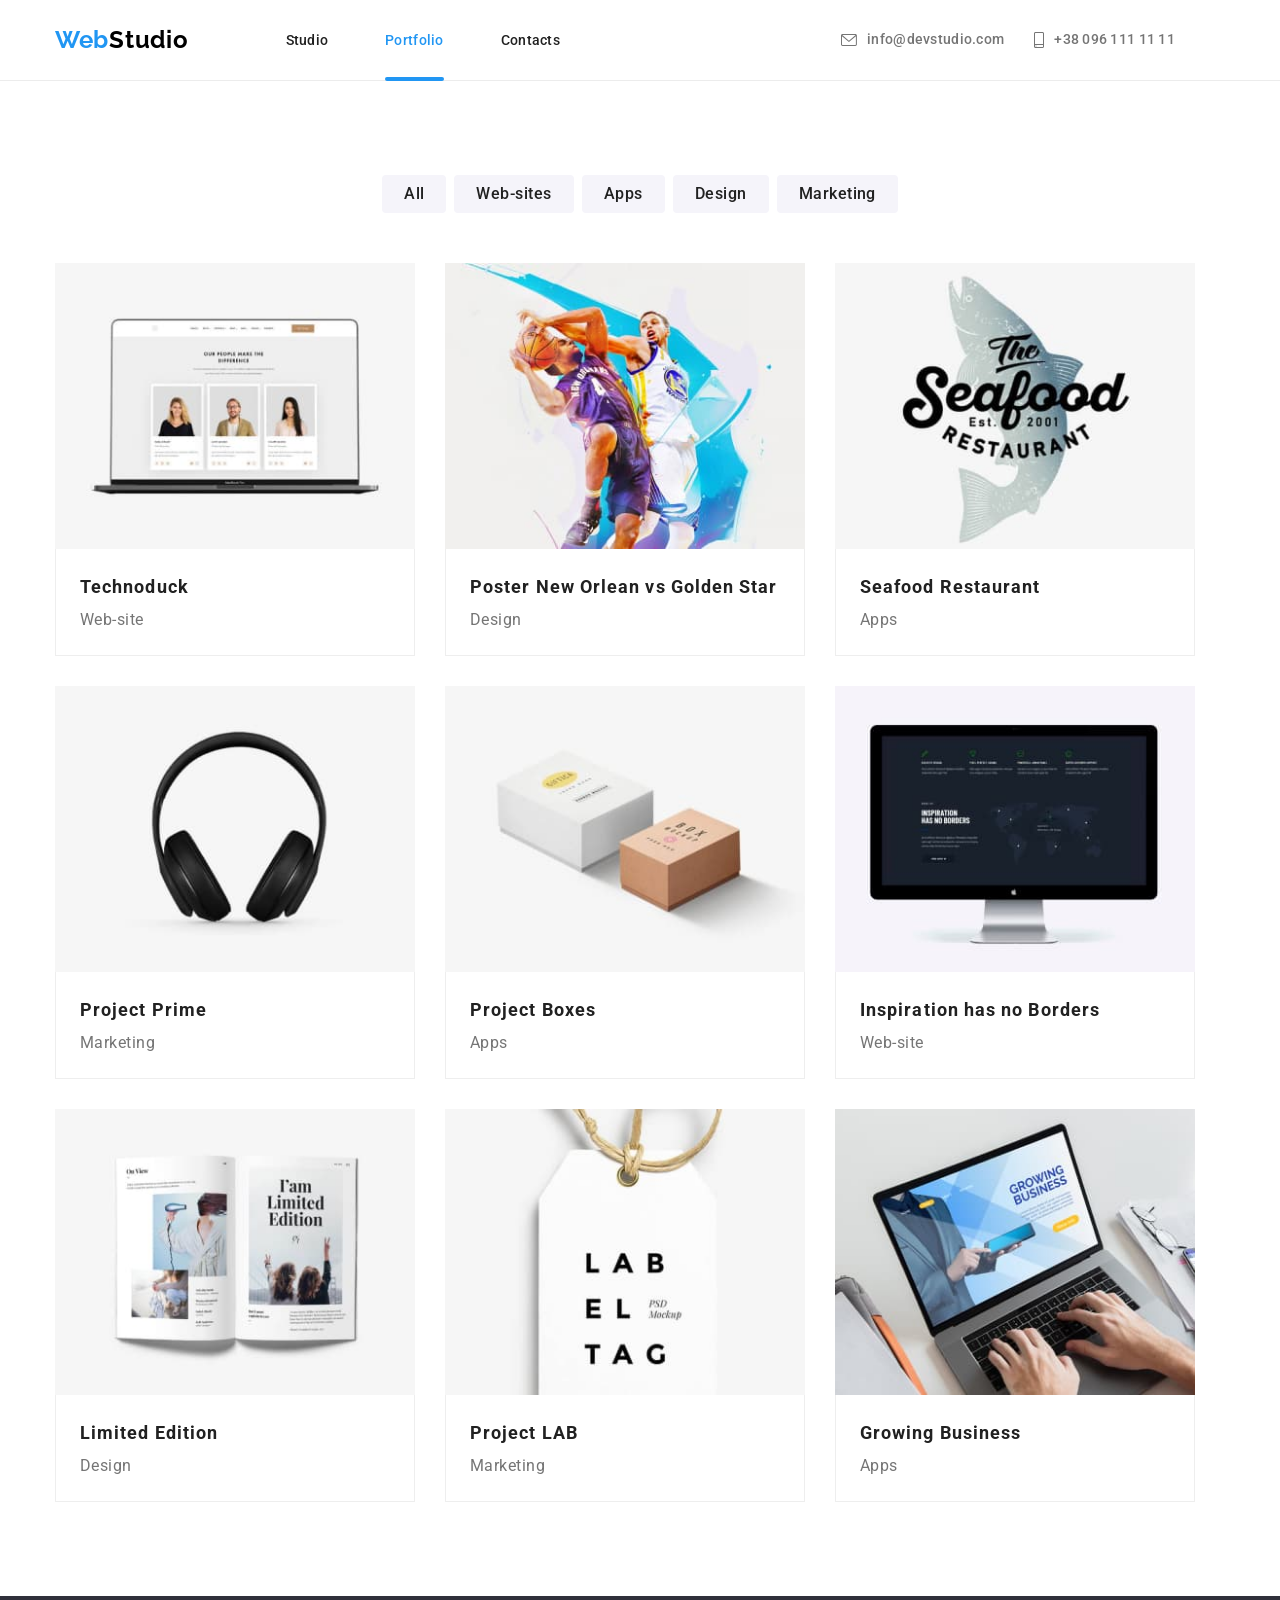
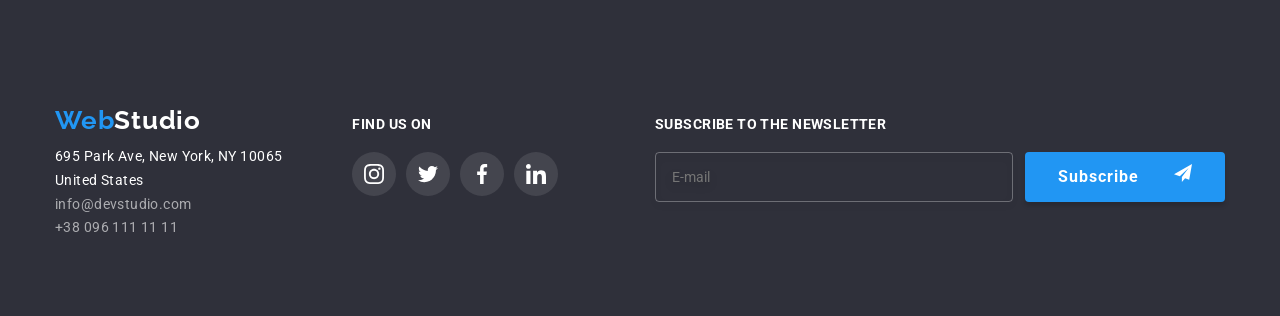
<file: portfolio.html>
<!DOCTYPE html>
<html lang="en">
  <head>
    <meta charset="UTF-8" />
    <meta http-equiv="X-UA-Compatible" content="IE=edge" />
    <meta name="viewport" content="width=device-width, initial-scale=1.0" />
    <title>WebStudio</title>
    <link rel="preconnect" href="https://fonts.googleapis.com" />
    <link rel="preconnect" href="https://fonts.gstatic.com" crossorigin />
    <link
      href="https://fonts.googleapis.com/css2?family=Raleway:wght@700&family=Roboto:wght@400;500;700;900&display=swap"
      rel="stylesheet"
    />
    <link
      rel="stylesheet"
      href="https://cdnjs.cloudflare.com/ajax/libs/modern-normalize/1.1.0/modern-normalize.min.css"
      integrity="sha512-wpPYUAdjBVSE4KJnH1VR1HeZfpl1ub8YT/NKx4PuQ5NmX2tKuGu6U/JRp5y+Y8XG2tV+wKQpNHVUX03MfMFn9Q=="
      crossorigin="anonymous"
      referrerpolicy="no-referrer"
    />
    <link
      rel="stylesheet"
      href="https://cdnjs.cloudflare.com/ajax/libs/animate.css/4.1.1/animate.min.css"
    />

    <link rel="stylesheet" href="./css/main.min.css" />
  </head>
  <body>
    <header class="header">
      <div class="container header__container">
        <nav class="header__navigation">
          <a class="header-logo" href=""
            >Web<span class="header-logo__span header-logo__span--black"
              >Studio</span
            ></a
          >
          <ul class="header-list">
            <li class="header-list__item">
              <a class="header-list__link" href="/index.html">Studio</a>
            </li>
            <li class="header-list__item">
              <a class="header-list__link current" href="">Portfolio</a>
            </li>
            <li class="header-list__item">
              <a class="header-list__link" href="">Contacts</a>
            </li>
          </ul>
        </nav>
        <ul class="header-contacts">
          <li class="header-contacts__item">
            <a class="header-contacts__link" href="mailto:info@devstudio.com">
              <svg
                class="header-contacts__icon header-contacts__icon--envelope"
              >
                <use href="./images/symbol-defs.svg#icon-envelope"></use></svg
              >info@devstudio.com</a
            >
          </li>
          <li class="header-contacts__item">
            <a class="header-contacts__link" href="tel:+380961111111"
              ><svg
                class="header-contacts__icon header-contacts__icon--smartphone"
              >
                <use href="./images/symbol-defs.svg#icon-smartphone"></use></svg
              >+38 096 111 11 11</a
            >
          </li>
        </ul>
        <button class="header-menu__toggler">
          <span class="line"></span><span class="line"></span
          ><span class="line"></span>
        </button>
      </div>
    </header>
    <main>
      <section class="portfolio-section">
        <div class="container portfolio-button">
          <h1 class="visually-hidden">Portfolio</h1>
          <ul class="filter-list">
            <li><button class="filter-btn" type="button">All</button></li>
            <li><button class="filter-btn" type="button">Web-sites</button></li>
            <li><button class="filter-btn" type="button">Apps</button></li>
            <li><button class="filter-btn" type="button">Design</button></li>
            <li><button class="filter-btn" type="button">Marketing</button></li>
          </ul>
          <ul class="portfolio-list">
            <li class="portfolio-item">
              <div class="portfolio-image">
                <img
                  src="./images/portfolio-img-1.jpg"
                  alt="laptop with open website"
                  width="370"
                  height="294"
                />
                <p class="portfolio-overlay">
                  Technoduck is a state-of-the-art coronavirus distribution
                  platform. Companies use this platform for digital espionage
                  and attacks on competitors' secure servers.
                </p>
              </div>
              <div class="portfolio-border">
                <h2 class="portfolio-name">Technoduck</h2>
                <p class="portfolio-category">Web-site</p>
              </div>
            </li>
            <li class="portfolio-item">
              <div class="portfolio-image">
                <img
                  src="./images/portfolio-img-2.jpg"
                  alt="two basketball players"
                  width="370"
                  height="294"
                />
                <p class="portfolio-overlay">
                  Technoduck is a state-of-the-art coronavirus distribution
                  platform. Companies use this platform for digital espionage
                  and attacks on competitors' secure servers.
                </p>
              </div>
              <div class="portfolio-border">
                <h2 class="portfolio-name">Poster New Orlean vs Golden Star</h2>
                <p class="portfolio-category">Design</p>
              </div>
            </li>
            <li class="portfolio-item">
              <div class="portfolio-image">
                <img
                  src="./images/portfolio-img-3.jpg"
                  alt="The Seafod restaurant logo"
                  width="370"
                  height="294"
                />
                <p class="portfolio-overlay">
                  Technoduck is a state-of-the-art coronavirus distribution
                  platform. Companies use this platform for digital espionage
                  and attacks on competitors' secure servers.
                </p>
              </div>
              <div class="portfolio-border">
                <h2 class="portfolio-name">Seafood Restaurant</h2>
                <p class="portfolio-category">Apps</p>
              </div>
            </li>
            <li class="portfolio-item">
              <div class="portfolio-image">
                <img
                  src="./images/portfolio-img-4.jpg"
                  alt="headphones"
                  width="370"
                  height="294"
                />
                <p class="portfolio-overlay">
                  Technoduck is a state-of-the-art coronavirus distribution
                  platform. Companies use this platform for digital espionage
                  and attacks on competitors' secure servers.
                </p>
              </div>
              <div class="portfolio-border">
                <h2 class="portfolio-name">Project Prime</h2>
                <p class="portfolio-category">Marketing</p>
              </div>
            </li>
            <li class="portfolio-item">
              <div class="portfolio-image">
                <img
                  src="./images/portfolio-img-5.jpg"
                  alt="white and brown boxes"
                  width="370"
                  height="294"
                />
                <p class="portfolio-overlay">
                  Technoduck is a state-of-the-art coronavirus distribution
                  platform. Companies use this platform for digital espionage
                  and attacks on competitors' secure servers.
                </p>
              </div>
              <div class="portfolio-border">
                <h2 class="portfolio-name">Project Boxes</h2>
                <p class="portfolio-category">Apps</p>
              </div>
            </li>
            <li class="portfolio-item">
              <div class="portfolio-image">
                <img
                  src="./images/portfolio-img-6.jpg"
                  alt="monitor with open website"
                  width="370"
                  height="294"
                />
                <p class="portfolio-overlay">
                  Technoduck is a state-of-the-art coronavirus distribution
                  platform. Companies use this platform for digital espionage
                  and attacks on competitors' secure servers.
                </p>
              </div>
              <div class="portfolio-border">
                <h2 class="portfolio-name">Inspiration has no Borders</h2>
                <p class="portfolio-category">Web-site</p>
              </div>
            </li>
            <li class="portfolio-item">
              <div class="portfolio-image">
                <img
                  src="./images/portfolio-img-7.jpg"
                  alt="open magazine"
                  width="370"
                  height="294"
                />
                <p class="portfolio-overlay">
                  Technoduck is a state-of-the-art coronavirus distribution
                  platform. Companies use this platform for digital espionage
                  and attacks on competitors' secure servers.
                </p>
              </div>
              <div class="portfolio-border">
                <h2 class="portfolio-name">Limited Edition</h2>
                <p class="portfolio-category">Design</p>
              </div>
            </li>
            <li class="portfolio-item">
              <div class="portfolio-image">
                <img
                  src="./images/portfolio-img-8.jpg"
                  alt="label tag"
                  width="370"
                  height="294"
                />
                <p class="portfolio-overlay">
                  Technoduck is a state-of-the-art coronavirus distribution
                  platform. Companies use this platform for digital espionage
                  and attacks on competitors' secure servers.
                </p>
              </div>
              <div class="portfolio-border">
                <h2 class="portfolio-name">Project LAB</h2>
                <p class="portfolio-category">Marketing</p>
              </div>
            </li>
            <li class="portfolio-item">
              <div class="portfolio-image">
                <img
                  src="./images/portfolio-img-9.jpg"
                  alt="hands typing on laptop"
                  width="370"
                  height="294"
                />
                <p class="portfolio-overlay">
                  Technoduck is a state-of-the-art coronavirus distribution
                  platform. Companies use this platform for digital espionage
                  and attacks on competitors' secure servers.
                </p>
              </div>
              <div class="portfolio-border">
                <h2 class="portfolio-name">Growing Business</h2>
                <p class="portfolio-category">Apps</p>
              </div>
            </li>
          </ul>
        </div>
      </section>
    </main>
    <footer class="footer">
      <div class="container footer-container">
        <div class="footer-information">
          <a class="footer-link" href=""
            >Web<span class="second-color-footer">Studio</span></a
          >
          <address>
            <ul class="footer-list">
              <li class="footer-text">695 Park Ave, New York, NY 10065</li>
              <li class="footer-text">United States</li>
              <li>
                <a class="footer-contact" href="mailto:info@devstudio.com"
                  >info@devstudio.com</a
                >
              </li>
              <li>
                <a class="footer-contact" href="tel:+380961111111"
                  >+38 096 111 11 11</a
                >
              </li>
            </ul>
          </address>
        </div>
        <div class="footer-links">
          <p class="footer-links-text">FIND US ON</p>
          <ul class="footer-links-list">
            <li class="footer-links-item">
              <a class="footer-soc-link" href=""
                ><svg class="footer-soc-icon">
                  <use
                    href="./images/symbol-defs.svg#icon-instagram"
                  ></use></svg
              ></a>
            </li>
            <li class="footer-links-item">
              <a class="footer-soc-link" href=""
                ><svg class="footer-soc-icon">
                  <use href="./images/symbol-defs.svg#icon-twitter"></use></svg
              ></a>
            </li>
            <li class="footer-links-item">
              <a class="footer-soc-link" href=""
                ><svg class="footer-soc-icon">
                  <use href="./images/symbol-defs.svg#icon-facebook"></use></svg
              ></a>
            </li>
            <li class="footer-links-item">
              <a class="footer-soc-link" href=""
                ><svg class="footer-soc-icon">
                  <use href="./images/symbol-defs.svg#icon-linkedin"></use></svg
              ></a>
            </li>
          </ul>
        </div>
        <div class="footer-form">
          <p class="footer-form-text">Subscribe to the newsletter</p>
          <form class="footer-form-subscribe">
            <input
              type="email"
              name="e-mail"
              id="e-mail"
              class="footer-form-input"
              placeholder="E-mail"
            />
            <button type="submit" class="footer-submit-btn">
              Subscribe
              <svg class="footer-input-icon">
                <use
                  href="./images/symbol-defs.svg#icon-send"
                  width="18"
                  height="18"
                ></use>
              </svg>
            </button>
          </form>
        </div>
      </div>
    </footer>

    <script src="./js/modal.js"></script>
  </body>
</html>
</file>
<file: css/main.min.css>
:root{--primary-text-color: #757575;--secondary-text-color: #212121;--accent-color: #2196f3;--footer-contacts-color: #ffffff99;--filter-btn-color: #f5f4fa;--secondary-bg-color: #f5f4fa;--primary-bg-color: #2f303a;--hero-btn-hover: #188ce8;--contrast-color: #ffffff;--header-link-second-color: #000000;--border-portfolio-color: 1px solid #eeeeee;--header-border-color: 1px solid #ececec;--box-shadow: 0px 1px 3px rgba(0, 0, 0, 0.12), 0px 1px 1px rgba(0, 0, 0, 0.14), 0px 2px 1px rgba(0, 0, 0, 0.2);--timing-function: cubic-bezier(0.4, 0, 0.2, 1)}p,h1,h2,h3,h4,h5,h6{margin:0}ul{margin:0;padding-left:0;list-style:none}button{cursor:pointer}address{font-style:normal}a{color:currentColor;text-decoration:none}img{display:block}body{font-family:Roboto,neo-grotesque sans-serif;color:var(--primary-text-color);font-size:14px}.visually-hidden{overflow:hidden;position:absolute;white-space:nowrap;clip:rect(0 0 0 0);-webkit-clip-path:inset(50%);clip-path:inset(50%);height:1px;width:1px}.container{width:100%;max-width:1200px;padding-right:15px;padding-left:15px;margin:0 auto}@media screen and (min-width: 480px){.container{width:480px}}@media screen and (min-width: 768px){.container{width:768px}}@media screen and (min-width: 1200px){.container{width:1200px}}.backdrop{position:fixed;top:0;width:100%;height:100%;background-color:rgba(0,0,0,.2);transition:opacity 250ms linear,visibility 250ms linear}.backdrop.is-hidden .modal{transform:translate(-50%, -50%) scale(0)}.is-hidden{opacity:0;visibility:hidden;pointer-events:none}.modal-field{margin-bottom:10px;cursor:pointer}.modal{width:528px;min-height:581px;background-color:#fff;position:absolute;top:50%;left:50%;transform:translate(-50%, -50%) scale(1);transition:transform 250ms linear;padding:40px}.modal-btn{width:30px;height:30px;border:1px solid rgba(0,0,0,.1);border-radius:50%;background-color:rgba(0,0,0,0);position:absolute;right:10px;top:10px;cursor:pointer;padding:0;display:flex;align-items:center;justify-content:center}.modal-btn:hover .modal-close-icon,.modal-btn:focus .modal-close-icon{fill:var(--accent-color)}.modal-title{font-style:normal;font-weight:700;font-size:20px;line-height:1.15;text-align:center;letter-spacing:.03em;color:#212121;margin-bottom:12px}.modal-input{width:100%;height:40px;border:1px solid rgba(33,33,33,.2);border-radius:4px;padding-left:42px;outline:rgba(0,0,0,0);cursor:pointer;transition-property:border,fill;transition-duration:250ms;transition-timing-function:cubic-bezier(0.4, 0, 0.2, 1)}.modal-input:focus{border:1px solid var(--accent-color)}.modal-label{font-style:normal;font-weight:400;font-size:12px;line-height:1.16;letter-spacing:.01em;color:#757575;display:block;margin-bottom:4px}.modal-comment{width:100%;height:120px;border:1px solid rgba(33,33,33,.2);border-radius:4px;resize:none;outline:rgba(0,0,0,0);cursor:pointer;padding-top:12px;padding-left:16px;transition-property:border;transition-duration:250ms;transition-timing-function:cubic-bezier(0.4, 0, 0.2, 1)}.modal-comment:focus{border:1px solid var(--accent-color)}.modal-comment::-moz-placeholder{font-style:normal;font-weight:400;font-size:12px;line-height:1.16;letter-spacing:.01em;color:rgba(117,117,117,.5)}.modal-comment:-ms-input-placeholder{font-style:normal;font-weight:400;font-size:12px;line-height:1.16;letter-spacing:.01em;color:rgba(117,117,117,.5)}.modal-comment::placeholder{font-style:normal;font-weight:400;font-size:12px;line-height:1.16;letter-spacing:.01em;color:rgba(117,117,117,.5)}.modal-close-icon{width:18px;height:18px;transition-property:fill;transition-duration:250ms;transition-timing-function:cubic-bezier(0.4, 0, 0.2, 1)}.input-wrap{position:relative}.modal-input-icon{position:absolute;bottom:11px;left:12px;width:18px;height:18px}.modal-input:focus+.modal-input-icon{fill:var(--accent-color)}.modal-field-comment{margin-bottom:20px}.modal-icon-checkbox{position:absolute;width:16px;height:15px}.check-text{font-size:14px;width:90%;display:flex;align-items:top;cursor:pointer;margin:0 2.5%}.check-text span{width:16px;height:15px;border:2px solid #000;border-radius:2px;margin-right:8px;display:flex;align-items:center;justify-content:center}.check-icon{width:11px;height:8px;fill:rgba(0,0,0,0)}.input-check{display:none}.input-check:checked+.check-text span{background-color:var(--accent-color);border-color:rgba(0,0,0,0)}.input-check:checked+.check-text .check-icon{fill:#fff}.modal-field-checkbox{margin-bottom:30px}.modal-submit-btn{margin:0 auto;display:block;width:200px;height:50px;background:#2196f3;box-shadow:0px 4px 4px rgba(0,0,0,.15);border-radius:4px;font-style:normal;font-weight:700;font-size:16px;line-height:30px;letter-spacing:.06em;color:#fff;border:none;transition-property:background-color;transition-duration:250ms;transition-timing-function:cubic-bezier(0.4, 0, 0.2, 1)}.modal-submit-btn:hover{background-color:#188ce8}.menu-container{display:flex;flex-wrap:wrap;justify-content:flex-start;position:fixed;top:0;left:0;width:100%;height:100vh;padding:32px;background-color:#fff;z-index:999;transform:translateX(100%);transition:transform 250ms ease-in-out}.menu-container.is-open{transform:translateX(0)}.menu-container .menu-toggle{position:absolute;top:16px;right:16px;color:#212121;outline:none;border:0;background:rgba(0,0,0,0)}.menu-container .menu-toggle:hover{color:var(--accent-color)}.mobile-menu{padding:0;margin:0;list-style:none}.mobile-menu__footer{width:100%;display:flex;flex-wrap:wrap;justify-content:flex-start;align-items:flex-start;margin-top:auto}.mobile-menu__contacts{width:100%;display:flex;flex-wrap:wrap;justify-content:flex-start;align-items:flex-start;flex-direction:column;margin-bottom:64px}.mobile-menu__contacts--link{font-style:normal;font-weight:500;font-size:24px;line-height:28px;letter-spacing:.02em;color:#757575}.mobile-menu__contacts--link_phone{font-size:34px;line-height:40px;color:#2196f3}.mobile-menu__contacts--link:not(:last-child){margin-bottom:32px}.mobile-menu__socials{width:100%;display:flex;flex-wrap:wrap;justify-content:flex-start;align-items:flex-start}.mobile-menu__socials--link{display:flex;flex-wrap:wrap;justify-content:flex-start;align-items:center;text-decoration:none;font-style:normal;font-weight:500;font-size:18px;line-height:22px;color:#2196f3}.mobile-menu__socials--link:not(:last-child)::after{display:block;content:"";width:1px;height:22px;margin:0px 10px;background:rgba(33,33,33,.2)}.mobile-menu .link{display:block;padding:10px;text-decoration:none;font-style:normal;font-weight:500;font-size:40px;line-height:47px;letter-spacing:.02em;color:#212121}.mobile-menu .link:hover,.mobile-menu .link:active,.mobile-menu .link.is_current{color:var(--accent-color)}.header{border-bottom:var(--header-border-color);min-height:60px;width:100%;display:flex;align-items:center}.header__navigation{display:flex;align-items:center;justify-content:center}.header__container{display:flex;align-items:center;justify-content:space-between;border-bottom:#000}.header-contacts{max-width:142px;margin-left:auto;display:none;justify-content:flex-start;flex-wrap:wrap;align-items:flex-end;gap:10px}@media screen and (min-width: 1200px){.header-contacts{display:flex;justify-content:center;max-width:unset;gap:30px}}.header-contacts__item{width:auto;display:flex;flex-wrap:wrap;justify-content:flex-start;align-items:center}.header-contacts__item:hover .header-contacts__icon{fill:var(--accent-color)}.header-contacts__item:hover .header-contacts__link{color:var(--accent-color)}@media screen and (min-width: 1200px){.header-contacts__item{display:flex;justify-content:center;align-items:center}}@media screen and (min-width: 768px){.header-contacts{display:flex}}@media screen and (min-width: 1200px){.header-contacts:not(:last-child){margin-right:50px}}.header-menu__toggler{width:40px;height:40px;display:flex;flex-wrap:wrap;align-items:center;align-content:center;justify-content:center;border:0;outline:none;background:rgba(0,0,0,0);padding:0px 8px}.header-menu__toggler .line{display:block;width:100%;height:3px;background:#212121;margin-bottom:4px}.header-menu__toggler .line:last-child{margin-bottom:0}@media screen and (min-width: 768px){.header-menu__toggler{display:none}}.header-menu__toggler:focus,.header-menu__toggler:hover{background-color:rgba(0,0,0,.1)}.header-list__link,.header-contacts__link{font-style:normal;font-weight:500;font-size:12px;line-height:1.16;letter-spacing:.02em;transition-property:color;transition-duration:250ms;transition-timing-function:cubic-bezier(0.4, 0, 0.2, 1);color:var(--primary-text-color)}.header-list__link:hover,.header-list__link:focus,.header-contacts__link:hover,.header-contacts__link:focus{color:var(--accent-color)}@media screen and (min-width: 768px){.header-list__link,.header-contacts__link{font-size:14px;line-height:1.14}}@media screen and (min-width: 1200px){.header-list__link,.header-contacts__link{font-size:14px;line-height:1.14}}.header-contacts__link{width:100%;display:flex;align-items:center;justify-content:flex-end}@media screen and (min-width: 1200px){.header-contacts__link{padding:32px 0}}.header-contacts__icon--smartphone{width:10px;height:16px;margin-right:10px;fill:var(--primary-text-color)}.header-contacts__icon--envelope{width:16px;height:12px;margin-right:10px;fill:var(--primary-text-color)}.header-list{display:none;gap:57px;position:relative}@media screen and (min-width: 768px){.header-list{display:flex}}.header-list__link.current{color:var(--accent-color)}.header-logo{display:inline-block;font-family:"Raleway",sans-serif;font-style:normal;font-weight:700;font-size:24px;line-height:1.16;letter-spacing:.03em;color:var(--accent-color);margin-right:97px}span.header-logo__span--black{color:#000}.current::after{display:block;content:"";width:100%;height:4px;background-color:var(--accent-color);position:absolute;bottom:0;border-radius:4px}@media screen and (min-width: 768px){.current::after{top:35px}}@media screen and (min-width: 1200px){.current::after{top:45px}}.header-list__item{position:relative}.header-list__item :not(:last-child){margin-right:53px}.header-list__link{color:var(--secondary-text-color)}.hero{background-color:var(--primary-bg-color);padding:118px 0px;margin-left:auto;margin-right:auto;width:100%;max-width:1600px;min-height:400px;height:auto;background-image:linear-gradient(rgba(47, 48, 58, 0.4), rgba(47, 48, 58, 0.4)),url("../images/hero-bg-mobile.png");background-repeat:no-repeat;background-position:center;background-size:cover}@media(min-device-pixel-ratio: 2),(-webkit-min-device-pixel-ratio: 2),(min-resolution: 192dpi),(min-resolution: 2dppx){.hero{background-image:linear-gradient(rgba(47, 48, 58, 0.4), rgba(47, 48, 58, 0.4)),url("../images/hero-bg-mobile-2x.png")}}@media screen and (min-width: 768){.hero{background-image:linear-gradient(rgba(47, 48, 58, 0.4), rgba(47, 48, 58, 0.4)),url("../images/hero-bg-tablet.png")}}@media screen and (min-width: 768)and (min-device-pixel-ratio: 2),screen and (min-width: 768)and (-webkit-min-device-pixel-ratio: 2),screen and (min-width: 768)and (min-resolution: 192dpi),screen and (min-width: 768)and (min-resolution: 2dppx){.hero{background-image:linear-gradient(rgba(47, 48, 58, 0.4), rgba(47, 48, 58, 0.4)),url("../images/hero-bg-tabler-2x.png")}}@media screen and (min-width: 1200px){.hero{padding-top:200px;padding-bottom:210px;min-height:600px;background-image:linear-gradient(rgba(47, 48, 58, 0.4), rgba(47, 48, 58, 0.4)),url("../images/hero-image.jpg")}}@media screen and (min-width: 1200px)and (min-device-pixel-ratio: 2),screen and (min-width: 1200px)and (-webkit-min-device-pixel-ratio: 2),screen and (min-width: 1200px)and (min-resolution: 192dpi),screen and (min-width: 1200px)and (min-resolution: 2dppx){.hero{background-image:linear-gradient(rgba(47, 48, 58, 0.4), rgba(47, 48, 58, 0.4)),url("../images/hero-bg-2x.png")}}.hero-title{font-style:normal;font-weight:900;font-size:26px;line-height:1.61;letter-spacing:.06em;text-transform:uppercase;color:var(--contrast-color);max-width:360px;width:100%;text-align:center;margin:0 auto}@media screen and (min-width: 1200px){.hero-title{font-size:44px;line-height:1.36;max-width:696px}}.hero-btn{font-family:inherit;font-style:normal;font-weight:700;font-size:16px;line-height:30px;color:var(--contrast-color);background-color:var(--accent-color);cursor:pointer;margin:0 auto;display:block;margin-top:30px;border-radius:4px;padding-top:10px;padding-bottom:10px;padding-left:20px;padding-right:20px;transition-duration:250ms;transition-timing-function:cubic-bezier(0.4, 0, 0.2, 1);border:none;outline:none}.hero-btn:hover,.hero-btn:focus{background-color:var(--hero-btn-hover)}.benefits{padding-bottom:60px;padding-top:60px}@media screen and (min-width: 1200px){.benefits{padding-top:94px}}.benefits__container{display:flex}.benefits-list__item--satellite::before{background-image:url(../images/icon-satellite.svg)}.benefits-list__item--clock::before{background-image:url(../images/icon-clock.svg)}.benefits-list__item--laptop::before{background-image:url(../images/icon-laptop.svg)}.benefits-list__item--astrounaut::before{background-image:url(../images/icon-astrounaut.svg)}.benefits-list{width:100%;display:flex;flex-wrap:wrap;justify-items:center;gap:30px}.benefits-list__item{width:100%}.benefits-list__item::before{display:block;content:"";height:120px;background-size:65px;background-repeat:no-repeat;background-position:center;background-color:#f5f4fa;margin-bottom:30px}.benefits-list__item:not(:last-child){margin-bottom:30px}@media screen and (min-width: 768px){.benefits-list__item{width:calc((100% - 30px)/2)}}@media screen and (min-width: 1200px){.benefits-list__item{width:calc((100% - 120px)/4)}}.benefits-list__name{font-style:normal;font-weight:700;font-size:14px;line-height:1.14;letter-spacing:.03em;text-transform:uppercase;color:var(--secondary-text-color);margin-bottom:9.41px;text-align:center;width:100%}@media screen and (min-width: 768px){.benefits-list__name{text-align:left}}@media screen and (min-width: 1200px){.benefits-list__name{text-align:left}}.benefits-text{font-size:14px;line-height:1.71;letter-spacing:.03em;color:var(--primary-text-color)}.whatwedo{padding-bottom:94px;display:none}.whatwedo__title{font-style:normal;font-weight:700;font-size:36px;line-height:1.16;letter-spacing:.03em;color:var(--secondary-text-color);text-align:center;margin:0 auto;margin-bottom:50px}@media screen and (min-width: 768px){.whatwedo{display:none}}@media screen and (min-width: 1200px){.whatwedo{display:block}}.whatwedo-list{flex-wrap:wrap;width:100%;display:flex;justify-content:flex-start;align-items:flex-start;gap:30px}.whatwedo-list__box{position:absolute;background-color:rgba(47,48,58,.8);color:#000;width:100%;height:70px;bottom:0;font-style:normal;font-weight:700;font-size:14px;line-height:16px;text-align:center;letter-spacing:.03em;text-transform:uppercase;color:#fff;margin:auto;padding:27px 27px}.whatwedo-list__item{position:relative;width:100%;max-width:370px}.whatwedo-list__item img{width:100%;height:auto;-o-object-fit:cover;object-fit:cover}.team-soc-list{display:flex;justify-content:center;margin-top:16px;gap:10px}.team-soc-link{width:44px;height:44px;border-radius:50%;display:flex;align-items:center;justify-content:center;transition-property:background-color;transition-duration:250ms;transition-timing-function:cubic-bezier(0.4, 0, 0.2, 1)}.team-soc-link:hover,.team-soc-link:focus{background-color:var(--accent-color)}.team-soc-link:hover .team-soc-icon,.team-soc-link:focus .team-soc-icon{fill:var(--contrast-color)}.team-soc-icon{fill:#afb1b8;transition-property:fill;transition-duration:250ms;transition-timing-function:cubic-bezier(0.4, 0, 0.2, 1)}.team{background-color:var(--secondary-bg-color);padding-top:60px;padding-bottom:60px}@media screen and (min-width: 1200px){.team{padding:94px 0}}.team-information{padding:30px 30px}.team-list{display:flex;justify-content:center;flex-wrap:wrap;width:100%;gap:30px}.team-item{background-color:var(--contrast-color);border-radius:0px 0px 4px 4px;box-shadow:var(--box-shadow);width:calc(100% - 20px)}.team-item img{width:100%;height:auto;-o-object-fit:cover;object-fit:cover}@media screen and (min-width: 768px){.team-item{width:calc((100% - 30px)/2)}}@media screen and (min-width: 1200px){.team-item{width:calc((100% - 90px)/4)}}.team-title{font-style:normal;font-weight:700;font-size:36px;line-height:1.16;letter-spacing:.03em;color:var(--secondary-text-color);text-align:center;margin:0 auto;margin-bottom:30px}@media screen and (min-width: 1200px){.team-title{margin-bottom:50px}}.team-name{font-style:normal;font-weight:500;font-size:16px;line-height:1.18;letter-spacing:.03em;color:var(--secondary-text-color);text-align:center}.team-job-position{font-size:16px;line-height:1.18;letter-spacing:.03em;color:var(--primary-text-color);margin-top:10px;text-align:center}.customer-list{width:100%;flex-wrap:wrap;display:flex;align-items:center;justify-content:center;gap:30px}.customer-item{display:flex;width:170px;height:92px;border:1px solid #afb1b8;border-radius:4px;align-items:center;justify-content:center;cursor:pointer;transition-property:border-color;transition-duration:250ms;transition-timing-function:cubic-bezier(0.4, 0, 0.2, 1)}.customer-item:hover{border-color:var(--accent-color)}.customer-item:hover .customer-icon{fill:var(--accent-color)}.customer-icon{width:106px;height:60px;fill:#afb1b8}.customer-link{display:flex;justify-content:center;align-items:center}.customers{padding-top:60px;padding-bottom:60px}@media screen and (min-width: 1200px){.customers{padding:94px 0}}.customers-title{font-style:normal;font-weight:700;font-size:36px;line-height:1.16;text-align:center;letter-spacing:.03em;color:#212121;margin:0 auto;margin-bottom:50px}.footer-links-text{font-style:normal;font-weight:700;font-size:14px;line-height:16px;letter-spacing:.03em;text-transform:uppercase;color:var(--contrast-color);margin-bottom:20px;display:block;text-align:center}@media screen and (min-width: 1200px){.footer-links-text{text-align:left}}.footer-container{width:100%}@media screen and (min-width: 768px){.footer-container{display:flex;flex-wrap:wrap;justify-content:center;align-content:flex-start}}@media screen and (min-width: 1200px){.footer-container{display:flex;align-items:baseline}}@media screen and (min-width: 768px){.footer-information{width:50%}}@media screen and (min-width: 1200px){.footer-information{width:auto;margin-right:70px}}@media screen and (min-width: 768px){.footer-links{width:50%}}@media screen and (min-width: 1200px){.footer-links{width:auto}}@media screen and (min-width: 768px){.footer-form{flex-wrap:wrap;justify-content:center;align-items:flex-start;margin-left:auto;width:100%;margin-top:60px}}@media screen and (min-width: 1200px){.footer-form{margin-left:auto;width:auto;min-width:570px}}.footer-links-list{display:flex;justify-content:center;margin-top:16px;gap:10px;margin-bottom:60px}.footer-soc-link{width:44px;height:44px;border-radius:50%;display:flex;align-items:center;justify-content:center;background-color:rgba(255,255,255,.1019607843);transition-property:background-color;transition-duration:250ms;transition-timing-function:var(--timing-function)}.footer-soc-link:hover,.footer-soc-link:focus{background-color:var(--accent-color)}.footer-soc-link:hover .footer-soc-icon,.footer-soc-link:focus .footer-soc-icon{fill:var(--contrast-color)}.footer-soc-icon{fill:var(--contrast-color);width:20px;height:20px;transition-property:fill;transition-duration:250ms;transition-timing-function:var(--timing-function)}.footer{background-color:var(--primary-bg-color);padding-top:60px;padding-bottom:60px}.footer-link{display:block;font-family:"Raleway",sans-serif;font-style:normal;font-weight:700;font-size:26px;line-height:1.19;letter-spacing:.03em;color:var(--accent-color);margin-bottom:20px;text-align:center}@media screen and (min-width: 1200px){.footer-link{margin-bottom:9px;text-align:left}}span.second-color-footer{color:var(--contrast-color)}.footer-text{font-style:normal;font-size:14px;line-height:1.71;letter-spacing:.03em;color:var(--contrast-color);text-align:center}@media screen and (min-width: 1200px){.footer-text{text-align:left}}.footer-contact{display:block;font-style:normal;font-weight:400;font-size:14px;line-height:1.71;letter-spacing:.03em;color:var(--footer-contacts-color);transition-property:color;transition-duration:250ms;transition-timing-function:cubic-bezier(0.4, 0, 0.2, 1);text-align:center}.footer-contact:hover,.footer-contact:focus{color:var(--accent-color)}@media screen and (min-width: 1200px){.footer-contact{text-align:left}}.footer-form-text{font-style:normal;font-weight:700;font-size:14px;line-height:16px;letter-spacing:.03em;text-transform:uppercase;color:#fff;margin-bottom:20px;display:block;text-align:center}@media screen and (min-width: 1200px){.footer-form-text{text-align:left}}.footer-form-input{width:100%;padding:0px 16px;height:50px;border:1px solid rgba(255,255,255,.3);filter:drop-shadow(0px 4px 4px rgba(0, 0, 0, 0.15));border-radius:4px;background-color:rgba(0,0,0,0);outline:none;display:block;margin:0;margin-bottom:20px}@media screen and (min-width: 768px){.footer-form-input{max-width:450px;margin:0 auto 20px}}@media screen and (min-width: 1200px){.footer-form-input{max-width:358px;margin-bottom:0px}}.footer-submit-btn{width:100%;max-width:200px;height:50px;background:#2196f3;box-shadow:0px 4px 4px rgba(0,0,0,.15);border-radius:4px;font-style:normal;font-weight:700;font-size:16px;line-height:30px;letter-spacing:.06em;color:#fff;border:none;outline:none;display:block;align-items:center;margin:0 auto}@media screen and (min-width: 1200px){.footer-submit-btn{margin-left:12px;padding:10px 28px}}.footer-input-icon{width:18px;height:18px;margin-left:30px}.footer-form-subscribe{width:100%}@media screen and (min-width: 1200px){.footer-form-subscribe{display:flex;justify-content:flex-start;align-items:center}}.filter-list{width:100%;display:flex;flex-wrap:wrap;gap:8px;margin-bottom:50px}@media screen and (min-width: 768px){.filter-list{width:100%;justify-content:center}}.filter-btn{font-family:inherit;font-style:normal;font-weight:500;font-size:16px;line-height:1.62;letter-spacing:.03em;color:var(--secondary-text-color);background:var(--filter-btn-color);border-radius:4px;cursor:pointer;padding:6px 22px;border:none}.filter-btn:hover,.filter-btn:focus{background-color:var(--accent-color);color:var(--contrast-color);box-shadow:0px 3px 1px rgba(0,0,0,.1),0px 1px 2px rgba(0,0,0,.08),0px 2px 2px rgba(0,0,0,.12)}.portfolio-section{padding:94px 0}.portfolio-list{width:100%;display:flex;flex-wrap:wrap;justify-content:flex-start;align-items:stretch;gap:30px}.portfolio-item{width:100%;transition-property:box-shadow;transition-duration:250ms;transition-timing-function:var(--timing-function)}.portfolio-item:hover,.portfolio-item:focus{box-shadow:0px 1px 1px rgba(0,0,0,.12),0px 4px 4px rgba(0,0,0,.06),1px 4px 6px rgba(0,0,0,.16)}.portfolio-item:hover .portfolio-overlay{transform:translateY(0)}.portfolio-item img{width:100%;height:auto;-o-object-fit:cover;object-fit:cover}@media screen and (min-width: 768px){.portfolio-item{width:calc(50% - 15px)}.portfolio-item img{height:294px}}@media screen and (min-width: 1200px){.portfolio-item{width:calc(33.3333% - 30px)}.portfolio-item img{height:auto}}.portfolio-name{font-style:normal;font-weight:700;font-size:18px;line-height:2;letter-spacing:.06em;color:var(--secondary-text-color)}.portfolio-category{font-size:16px;line-height:1.87;letter-spacing:.03em;color:var(--primary-text-color)}.portfolio-border{padding:20px 24px;border-left:var(--border-portfolio-color);border-right:var(--border-portfolio-color);border-bottom:var(--border-portfolio-color)}@media screen and (min-width: 768px){.portfolio-border{height:calc(100% - 294px)}}@media screen and (min-width: 1200px){.portfolio-border{height:auto}}.portfolio-image{position:relative;overflow:hidden}.portfolio-overlay{position:absolute;top:0;left:0;background-color:rgba(33,150,243,.9);font-style:normal;font-weight:400;font-size:18px;line-height:1.55;letter-spacing:.03em;color:#fff;padding:24px;height:100%;padding-top:63px;padding-bottom:91px;transform:translateY(100%);transition:transform 250ms cubic-bezier(0.4, 0, 0.2, 1);overflow:auto}/*# sourceMappingURL=main.min.css.map */
</file>
